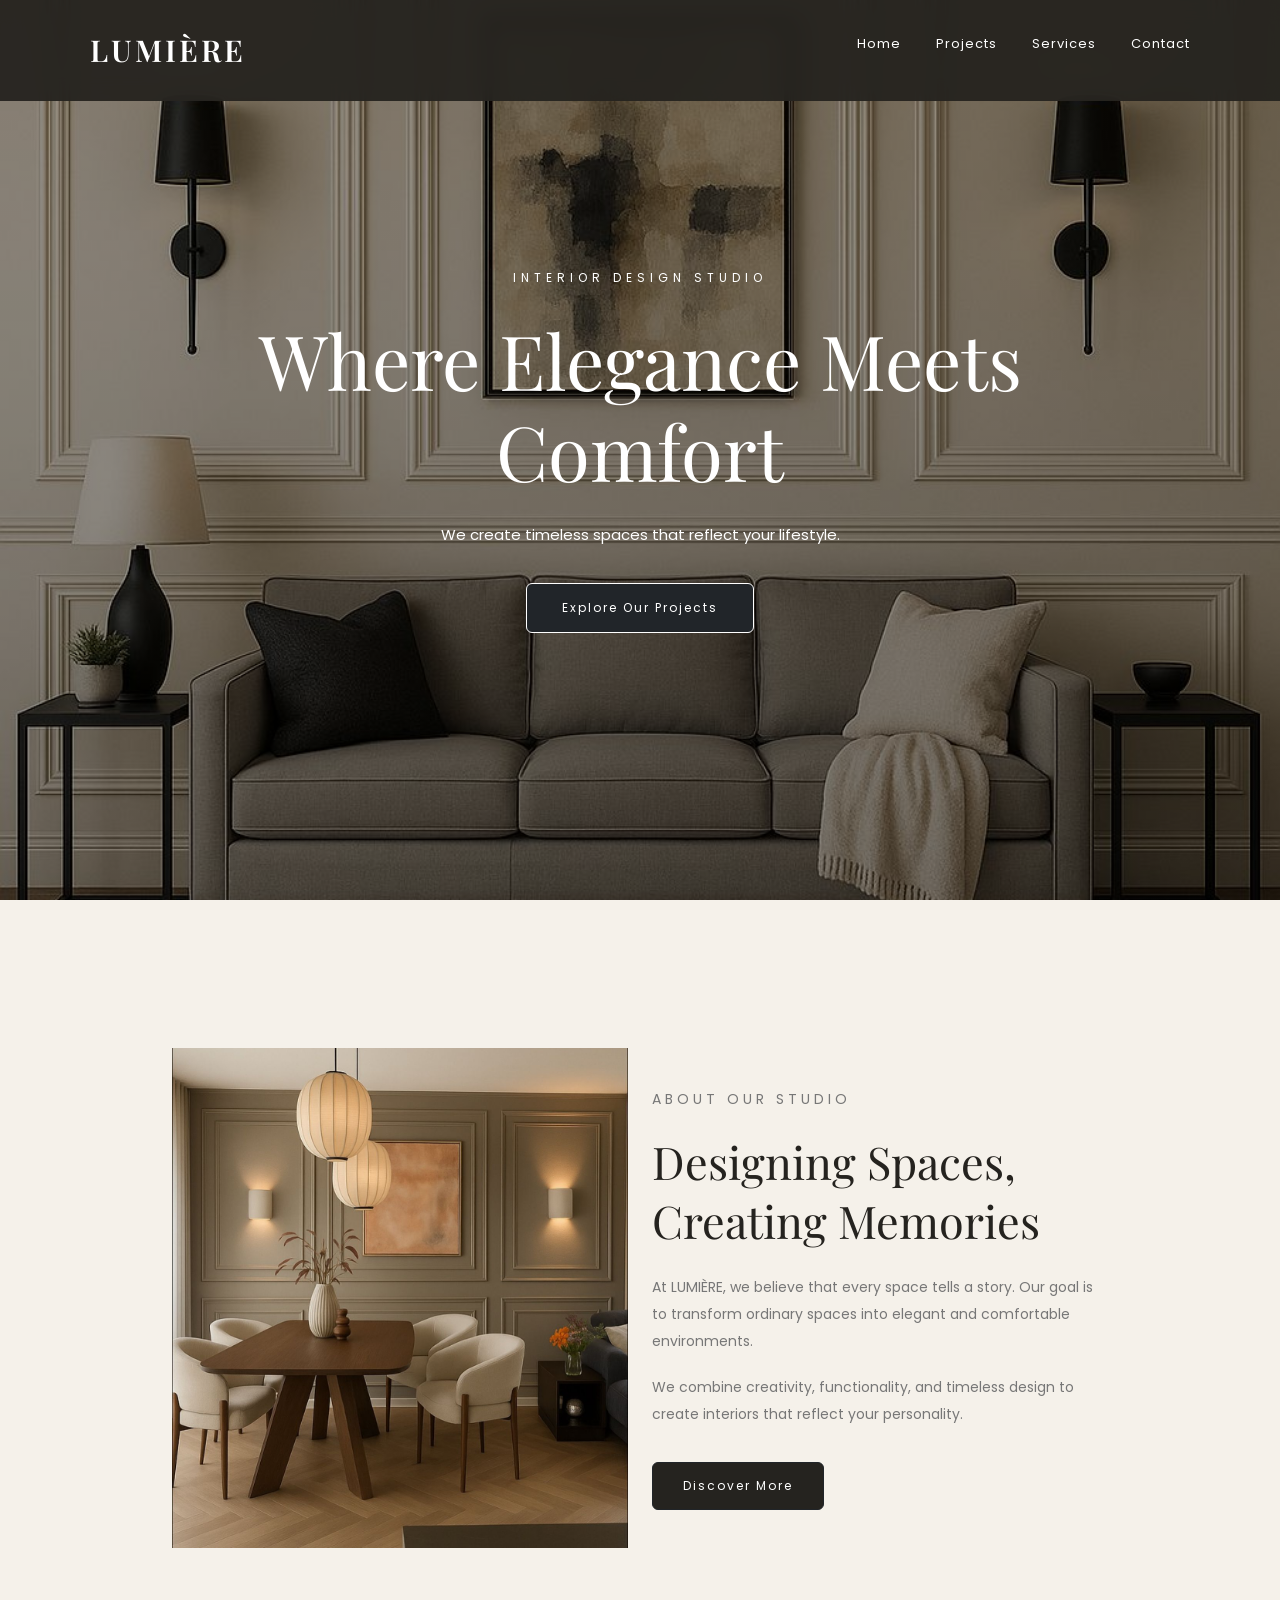
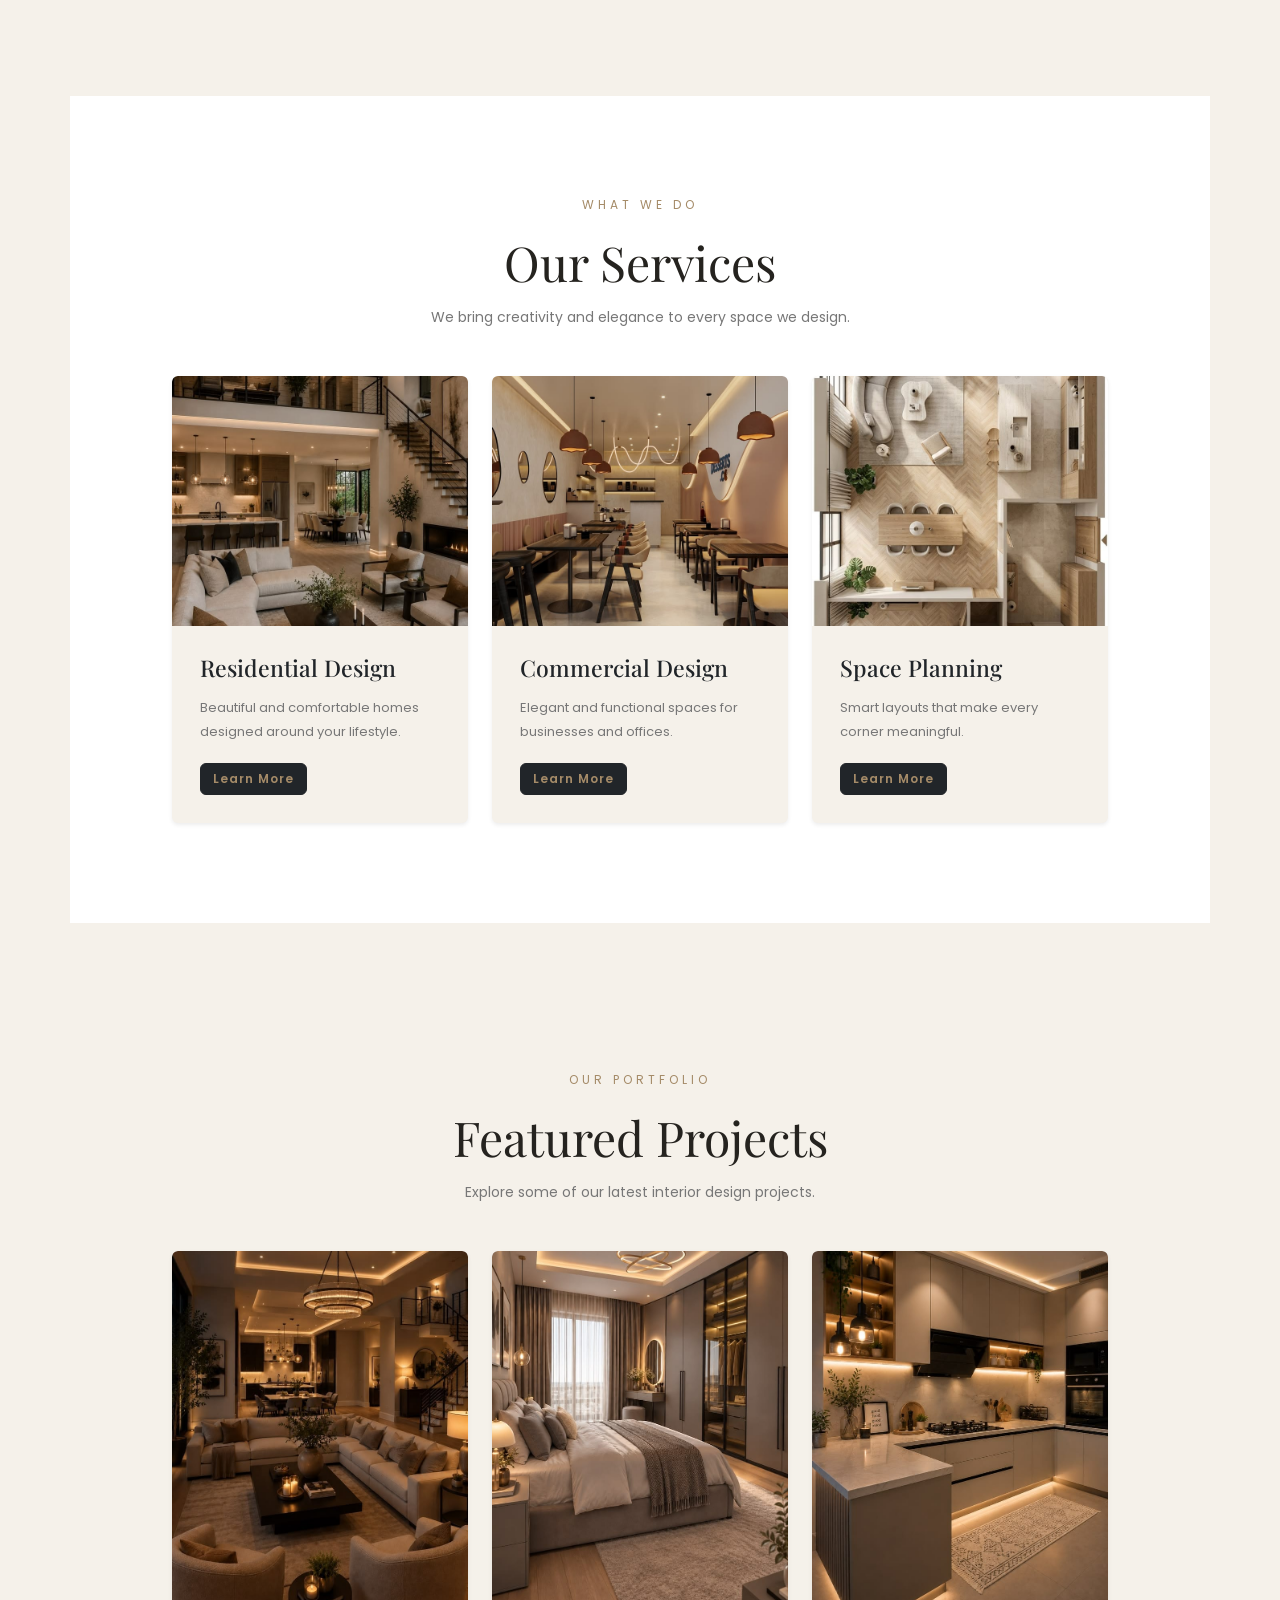
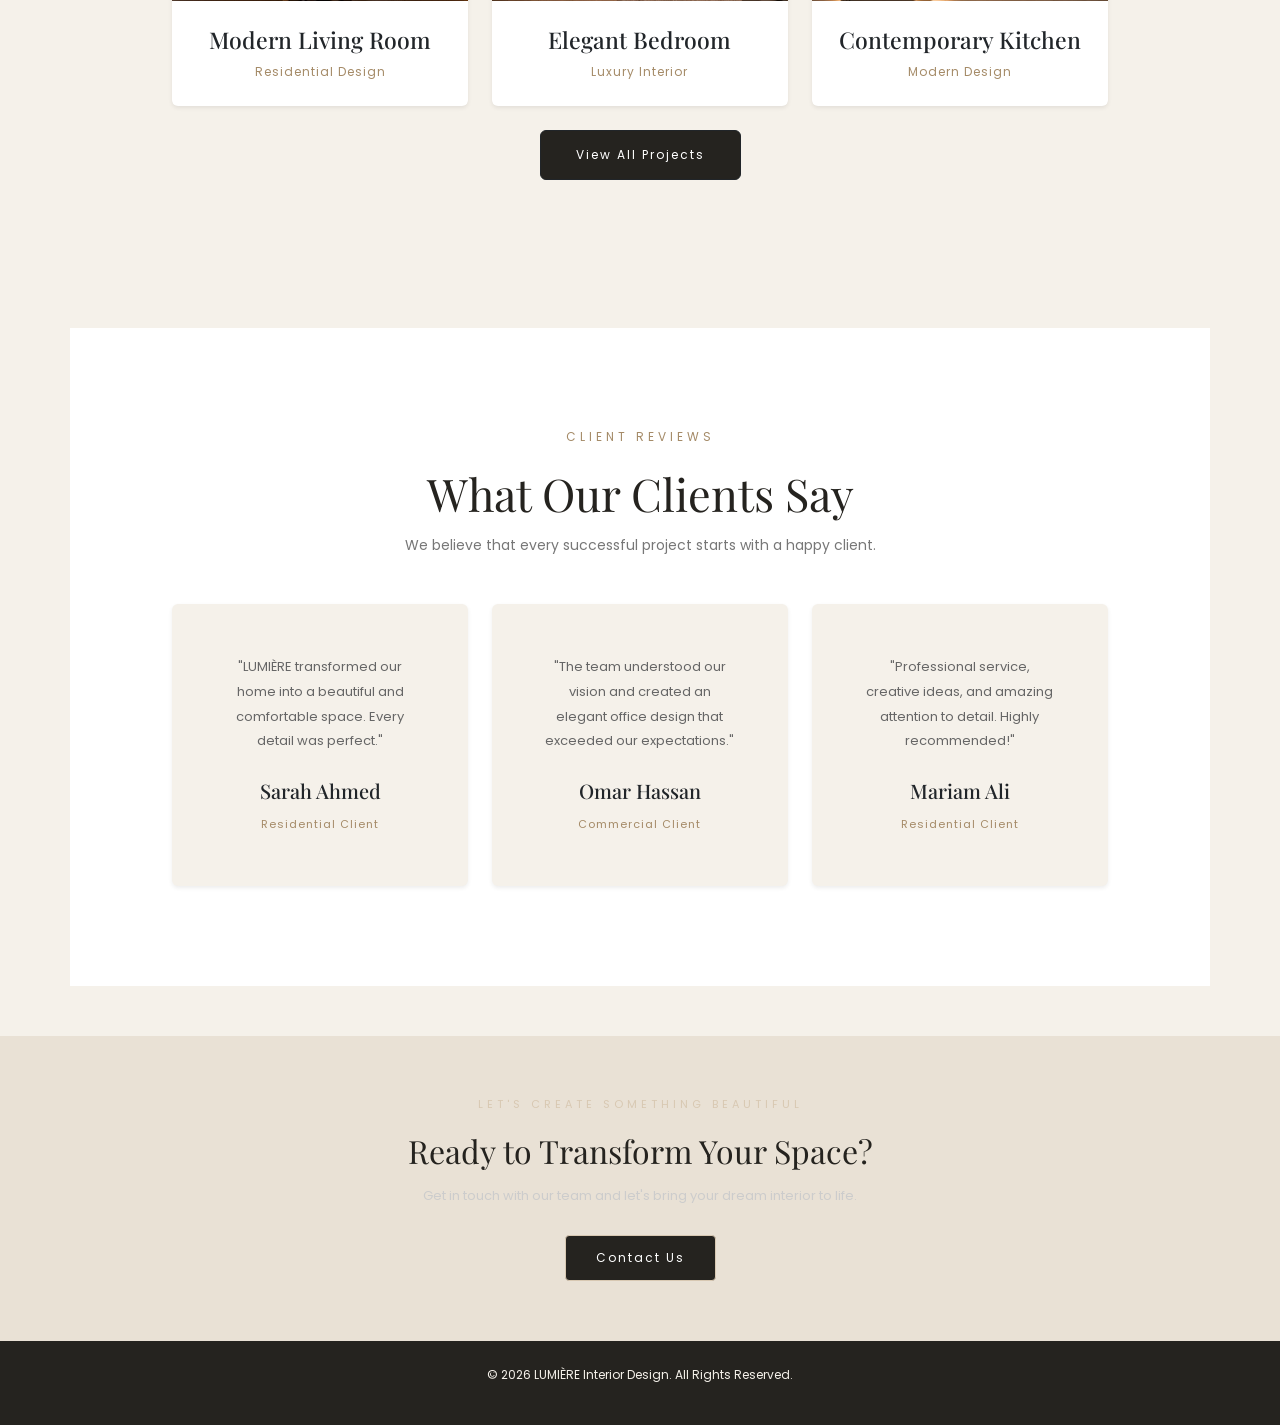
<file: index.html>
<!DOCTYPE html>
<html lang="en">

<head>
    <meta charset="UTF-8">
    <meta name="viewport" content="width=device-width, initial-scale=1.0">
    <meta name="description" content="LUMIÈRE Interior Design Studio">

    <title>LUMIÈRE | Interior Design Studio</title>

    <!-- Google Fonts -->
    <link rel="preconnect" href="https://fonts.googleapis.com">
    <link rel="preconnect" href="https://fonts.gstatic.com" crossorigin>

    <link href="https://fonts.googleapis.com/css2?family=Playfair+Display:wght@400;500;600;700&family=Poppins:wght@300;400;500;600&display=swap" rel="stylesheet">

    <!-- Bootstrap CSS -->
    <link href="https://cdn.jsdelivr.net/npm/bootstrap@5.3.3/dist/css/bootstrap.min.css" rel="stylesheet">

    <!-- External CSS -->
    <link rel="stylesheet" href="style.css">
</head>

<body>

    <!-- Original Navigation Bar -->
    <header>
        <nav>
            <a href="index.html" class="logo">LUMIÈRE</a>
            <ul>
                <li><a href="index.html">Home</a></li>
                <li><a href="projects.html">Projects</a></li>
                <li><a href="services.html">Services</a></li>
                <li><a href="contact.html">Contact</a></li>
            </ul>
        </nav>
    </header>


    <!-- Main Content -->
    <main>

        <!-- Hero Section -->
        <section class="hero">

            <div class="hero-content">

                <p>INTERIOR DESIGN STUDIO</p>

                <h1>Where Elegance Meets Comfort</h1>

                <p>
                    We create timeless spaces that reflect your lifestyle.
                </p>

                <a href="projects.html" class="btn btn-dark">
                    Explore Our Projects
                </a>

            </div>

        </section>


        <!-- About Section -->
        <section class="about container my-5">

            <div class="row align-items-center g-4">

                <div class="col-12 col-md-6">

                    <div class="about-image">

                        <img src="about.jpg"
                             alt="Luxury modern living room interior"
                             class="img-fluid">

                    </div>

                </div>

                <div class="col-12 col-md-6">

                    <div class="about-content">

                        <p class="section-subtitle">ABOUT OUR STUDIO</p>

                        <h2>Designing Spaces, Creating Memories</h2>

                        <p>
                            At LUMIÈRE, we believe that every space tells a story.
                            Our goal is to transform ordinary spaces into elegant
                            and comfortable environments.
                        </p>

                        <p>
                            We combine creativity, functionality, and timeless design
                            to create interiors that reflect your personality.
                        </p>

                        <a href="projects.html" class="btn btn-dark about-btn">
                            Discover More
                        </a>

                    </div>

                </div>

            </div>

        </section>


        <!-- Services Section -->
        <section class="services container my-5">

            <div class="services-heading text-center mb-5">

                <p class="section-subtitle">WHAT WE DO</p>

                <h2>Our Services</h2>

                <p>
                    We bring creativity and elegance to every space we design.
                </p>

            </div>


            <!-- Bootstrap Grid -->
            <div class="row g-4">

                <!-- Service 1 -->
                <div class="col-12 col-md-6 col-lg-4">

                    <article class="card service-card h-100 border-0 shadow-sm">

                        <img src="commercial.jpg.jpeg"
                             class="card-img-top"
                             alt="Luxury residential interior">

                        <div class="card-body service-info">

                            <h3 class="card-title">Residential Design</h3>

                            <p class="card-text">
                                Beautiful and comfortable homes designed
                                around your lifestyle.
                            </p>

                            <a href="services.html" class="btn btn-dark">
                                Learn More
                            </a>

                        </div>

                    </article>

                </div>


                <!-- Service 2 -->
                <div class="col-12 col-md-6 col-lg-4">

                    <article class="card service-card h-100 border-0 shadow-sm">

                        <img src="residential.jpg.jpeg"
                             class="card-img-top"
                             alt="Modern commercial interior">

                        <div class="card-body service-info">

                            <h3 class="card-title">Commercial Design</h3>

                            <p class="card-text">
                                Elegant and functional spaces for businesses
                                and offices.
                            </p>

                            <a href="services.html" class="btn btn-dark">
                                Learn More
                            </a>

                        </div>

                    </article>

                </div>


                <!-- Service 3 -->
                <div class="col-12 col-md-6 col-lg-4">

                    <article class="card service-card h-100 border-0 shadow-sm">

                        <img src="space-planning.jpg.jpeg"
                             class="card-img-top"
                             alt="Interior space planning">

                        <div class="card-body service-info">

                            <h3 class="card-title">Space Planning</h3>

                            <p class="card-text">
                                Smart layouts that make every corner meaningful.
                            </p>

                            <a href="services.html" class="btn btn-dark">
                                Learn More
                            </a>

                        </div>

                    </article>

                </div>

            </div>

        </section>


        <!-- Featured Projects Section -->
        <section class="featured-projects container my-5">

            <div class="projects-heading text-center mb-5">

                <p class="section-subtitle">OUR PORTFOLIO</p>

                <h2>Featured Projects</h2>

                <p>
                    Explore some of our latest interior design projects.
                </p>

            </div>


            <!-- Bootstrap Grid and Cards -->
            <div class="row g-4">

                <!-- Project 1 -->
                <div class="col-12 col-md-6 col-lg-4">

                    <article class="card project-card h-100 border-0 shadow-sm">

                        <img src="project1.jpg.jpeg"
                             class="card-img-top"
                             alt="Modern luxury living room">

                        <div class="card-body project-info">

                            <h3 class="card-title">Modern Living Room</h3>

                            <p class="card-text">Residential Design</p>

                        </div>

                    </article>

                </div>


                <!-- Project 2 -->
                <div class="col-12 col-md-6 col-lg-4">

                    <article class="card project-card h-100 border-0 shadow-sm">

                        <img src="project2.jpg.jpeg"
                             class="card-img-top"
                             alt="Elegant bedroom interior">

                        <div class="card-body project-info">

                            <h3 class="card-title">Elegant Bedroom</h3>

                            <p class="card-text">Luxury Interior</p>

                        </div>

                    </article>

                </div>


                <!-- Project 3 -->
                <div class="col-12 col-md-6 col-lg-4">

                    <article class="card project-card h-100 border-0 shadow-sm">

                        <img src="project3.jpg.jpeg"
                             class="card-img-top"
                             alt="Contemporary kitchen design">

                        <div class="card-body project-info">

                            <h3 class="card-title">Contemporary Kitchen</h3>

                            <p class="card-text">Modern Design</p>

                        </div>

                    </article>

                </div>

            </div>


            <div class="projects-button text-center mt-4">

                <a href="projects.html" class="btn btn-dark">
                    View All Projects
                </a>

            </div>

        </section>


        <!-- Testimonials Section -->
        <section class="testimonials container my-5">

            <div class="testimonials-heading text-center mb-5">

                <p class="section-subtitle">CLIENT REVIEWS</p>

                <h2>What Our Clients Say</h2>

                <p>
                    We believe that every successful project starts with a happy client.
                </p>

            </div>


            <!-- Bootstrap Grid and Cards -->
            <div class="row g-4">

                <!-- Testimonial 1 -->
                <div class="col-12 col-md-6 col-lg-4">

                    <article class="card testimonial-card h-100 border-0 shadow-sm">

                        <div class="card-body">

                            <p class="quote">
                                "LUMIÈRE transformed our home into a beautiful and
                                comfortable space. Every detail was perfect."
                            </p>

                            <h3>Sarah Ahmed</h3>

                            <span>Residential Client</span>

                        </div>

                    </article>

                </div>


                <!-- Testimonial 2 -->
                <div class="col-12 col-md-6 col-lg-4">

                    <article class="card testimonial-card h-100 border-0 shadow-sm">

                        <div class="card-body">

                            <p class="quote">
                                "The team understood our vision and created an elegant
                                office design that exceeded our expectations."
                            </p>

                            <h3>Omar Hassan</h3>

                            <span>Commercial Client</span>

                        </div>

                    </article>

                </div>


                <!-- Testimonial 3 -->
                <div class="col-12 col-md-6 col-lg-4">

                    <article class="card testimonial-card h-100 border-0 shadow-sm">

                        <div class="card-body">

                            <p class="quote">
                                "Professional service, creative ideas, and amazing
                                attention to detail. Highly recommended!"
                            </p>

                            <h3>Mariam Ali</h3>

                            <span>Residential Client</span>

                        </div>

                    </article>

                </div>

            </div>

        </section>


        <!-- Contact CTA Section -->
        <section class="contact-cta text-center">

            <p>LET'S CREATE SOMETHING BEAUTIFUL</p>

            <h2>Ready to Transform Your Space?</h2>

            <p>
                Get in touch with our team and let's bring your dream interior to life.
            </p>

            <a href="contact.html" class="btn btn-dark">
                Contact Us
            </a>

        </section>

    </main>


    <!-- Footer -->
    <footer>

        <p>
            &copy; 2026 LUMIÈRE Interior Design.
            All Rights Reserved.
        </p>

    </footer>


    <!-- Bootstrap JavaScript -->
    <script src="https://cdn.jsdelivr.net/npm/bootstrap@5.3.3/dist/js/bootstrap.bundle.min.js"></script>

</body>
</html>
</file>
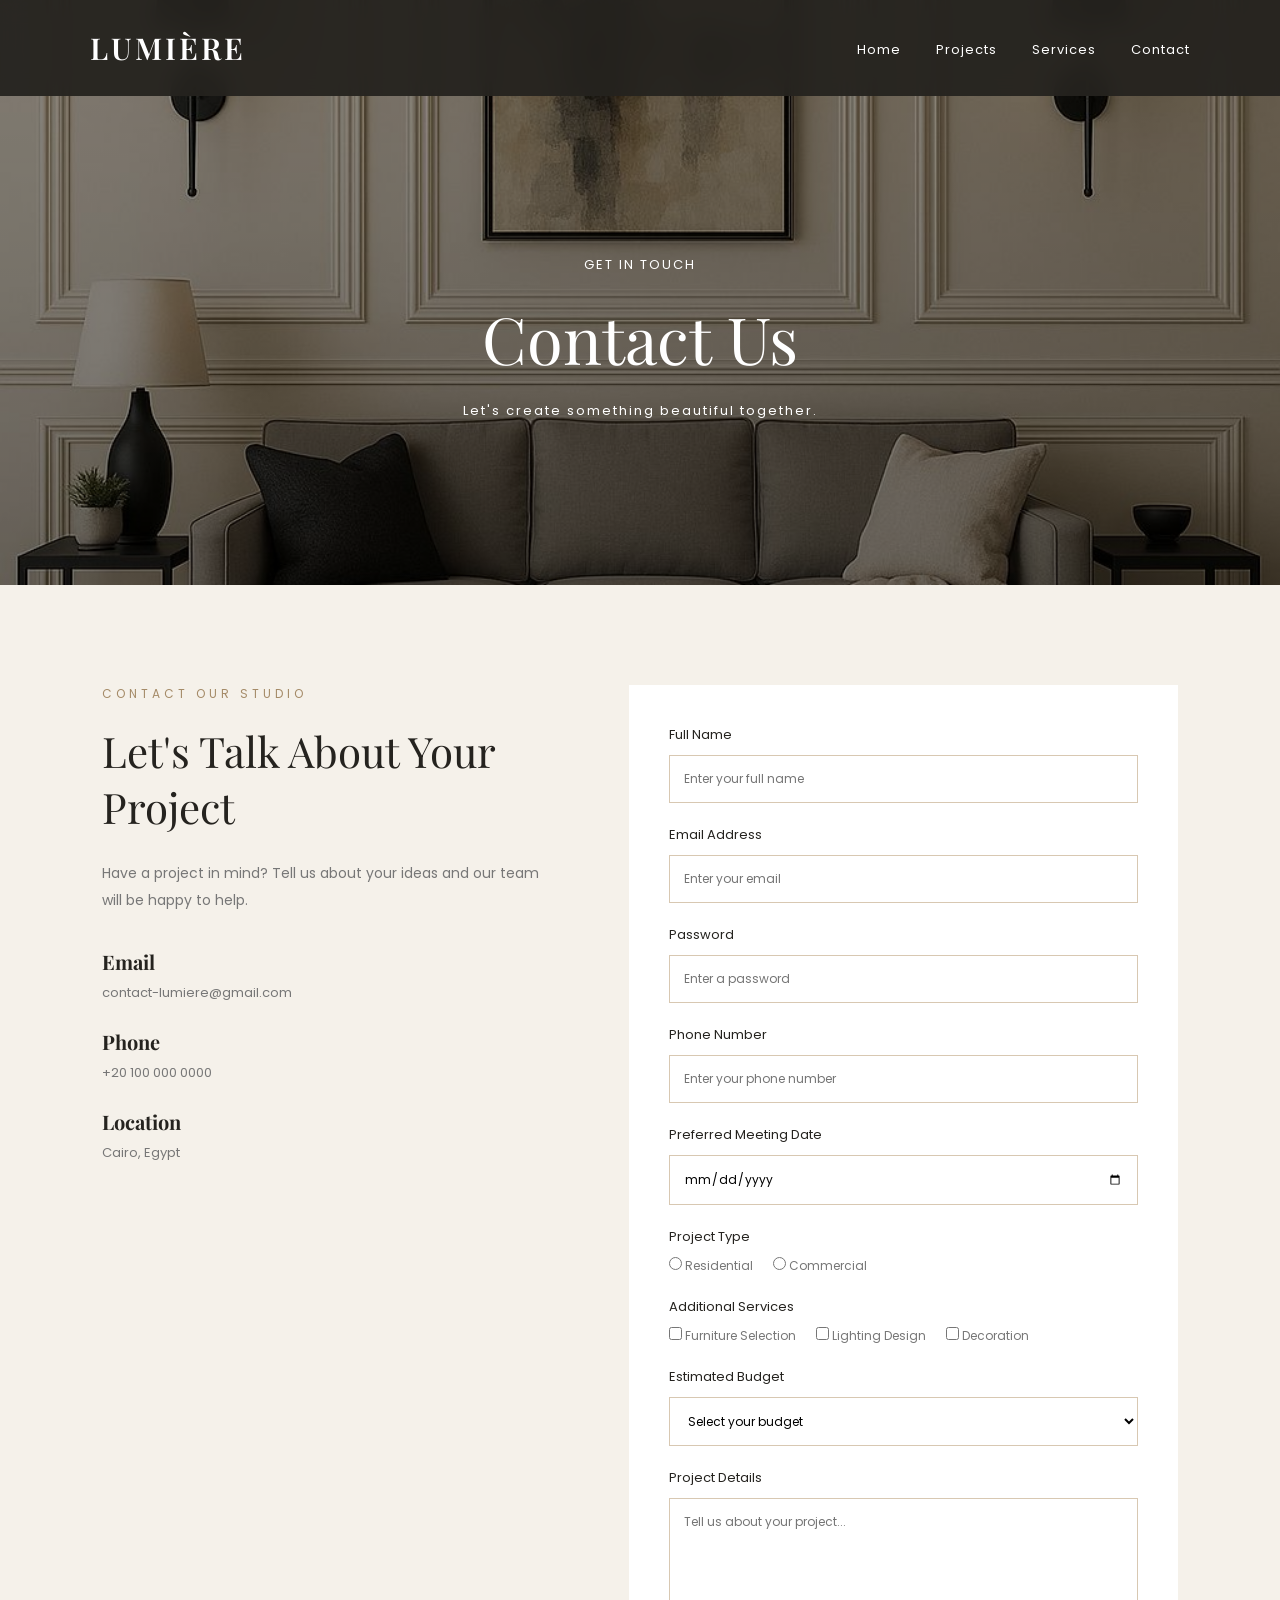
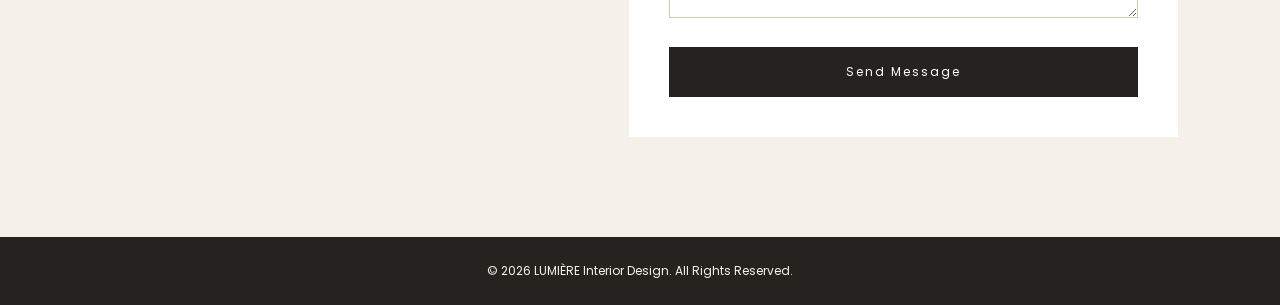
<file: contact.html>
<!DOCTYPE html>
<html lang="en">

<head>
    <meta charset="UTF-8">
    <meta name="viewport" content="width=device-width, initial-scale=1.0">
    <meta name="description" content="Contact LUMIÈRE Interior Design Studio">

    <title>Contact Us | LUMIÈRE</title>

    <link rel="preconnect" href="https://fonts.googleapis.com">
    <link rel="preconnect" href="https://fonts.gstatic.com" crossorigin>

    <link href="https://fonts.googleapis.com/css2?family=Playfair+Display:wght@400;500;600;700&family=Poppins:wght@300;400;500;600&display=swap" rel="stylesheet">

    <link rel="stylesheet" href="style.css">
</head>

<body>

    <!-- Header -->
    <header>
        <nav>

            <a href="index.html" class="logo">LUMIÈRE</a>

            <ul>
                <li><a href="index.html">Home</a></li>
                <li><a href="projects.html">Projects</a></li>
                <li><a href="services.html">Services</a></li>
                <li><a href="contact.html">Contact</a></li>
            </ul>

        </nav>
    </header>


    <main>

        <!-- Contact Hero -->
        <section class="contact-hero">

            <div>
                <p>GET IN TOUCH</p>
                <h1>Contact Us</h1>
                <p>Let's create something beautiful together.</p>
            </div>

        </section>


        <!-- Contact Section -->
        <section class="contact-section">

            <div class="contact-info">

                <p class="section-subtitle">CONTACT OUR STUDIO</p>

                <h2>Let's Talk About Your Project</h2>

                <p>
                    Have a project in mind? Tell us about your ideas
                    and our team will be happy to help.
                </p>

                <div class="contact-detail">
                    <h3>Email</h3>
                    <p>contact-lumiere@gmail.com</p>
                </div>

                <div class="contact-detail">
                    <h3>Phone</h3>
                    <p>+20 100 000 0000</p>
                </div>

                <div class="contact-detail">
                    <h3>Location</h3>
                    <p>Cairo, Egypt</p>
                </div>

            </div>


            <!-- Contact Form -->
            <div class="contact-form-container">

                <form action="#" method="post">

                    <div class="form-group">
                        <label for="name">Full Name</label>
                        <input type="text" id="name" name="name"
                               placeholder="Enter your full name" required>
                    </div>


                    <div class="form-group">
                        <label for="email">Email Address</label>
                        <input type="email" id="email" name="email"
                               placeholder="Enter your email" required>
                    </div>


                    <div class="form-group">
                        <label for="password">Password</label>
                        <input type="password" id="password" name="password"
                               placeholder="Enter a password">
                    </div>


                    <div class="form-group">
                        <label for="phone">Phone Number</label>
                        <input type="number" id="phone" name="phone"
                               placeholder="Enter your phone number">
                    </div>


                    <div class="form-group">
                        <label for="date">Preferred Meeting Date</label>
                        <input type="date" id="date" name="date">
                    </div>


                    <div class="form-group">

                        <label>Project Type</label>

                        <div class="radio-group">
                            <label>
                                <input type="radio" name="project"
                                       value="residential">
                                Residential
                            </label>

                            <label>
                                <input type="radio" name="project"
                                       value="commercial">
                                Commercial
                            </label>

                        </div>

                    </div>


                    <div class="form-group">

                        <label>Additional Services</label>

                        <div class="checkbox-group">

                            <label>
                                <input type="checkbox" name="services"
                                       value="furniture">
                                Furniture Selection
                            </label>

                            <label>
                                <input type="checkbox" name="services"
                                       value="lighting">
                                Lighting Design
                            </label>

                            <label>
                                <input type="checkbox" name="services"
                                       value="decoration">
                                Decoration
                            </label>

                        </div>

                    </div>


                    <div class="form-group">

                        <label for="budget">Estimated Budget</label>

                        <select id="budget" name="budget">

                            <option value="">Select your budget</option>
                            <option value="200-500">$200 - $500</option>
                            <option value="500-1000">$500 - $1000</option>
                            <option value="1000-5000">$1000 - $5000</option>
                            <option value="5000+">$5000+</option>

                        </select>

                    </div>


                    <div class="form-group">

                        <label for="message">Project Details</label>

                        <textarea id="message" name="message"
                                  rows="5"
                                  placeholder="Tell us about your project..."></textarea>

                    </div>


                    <button type="submit">Send Message</button>

                </form>

            </div>

        </section>

    </main>


    <!-- Footer -->
    <footer>
        <p>
            &copy; 2026 LUMIÈRE Interior Design.
            All Rights Reserved.
        </p>
    </footer>

</body>
</html
</file>
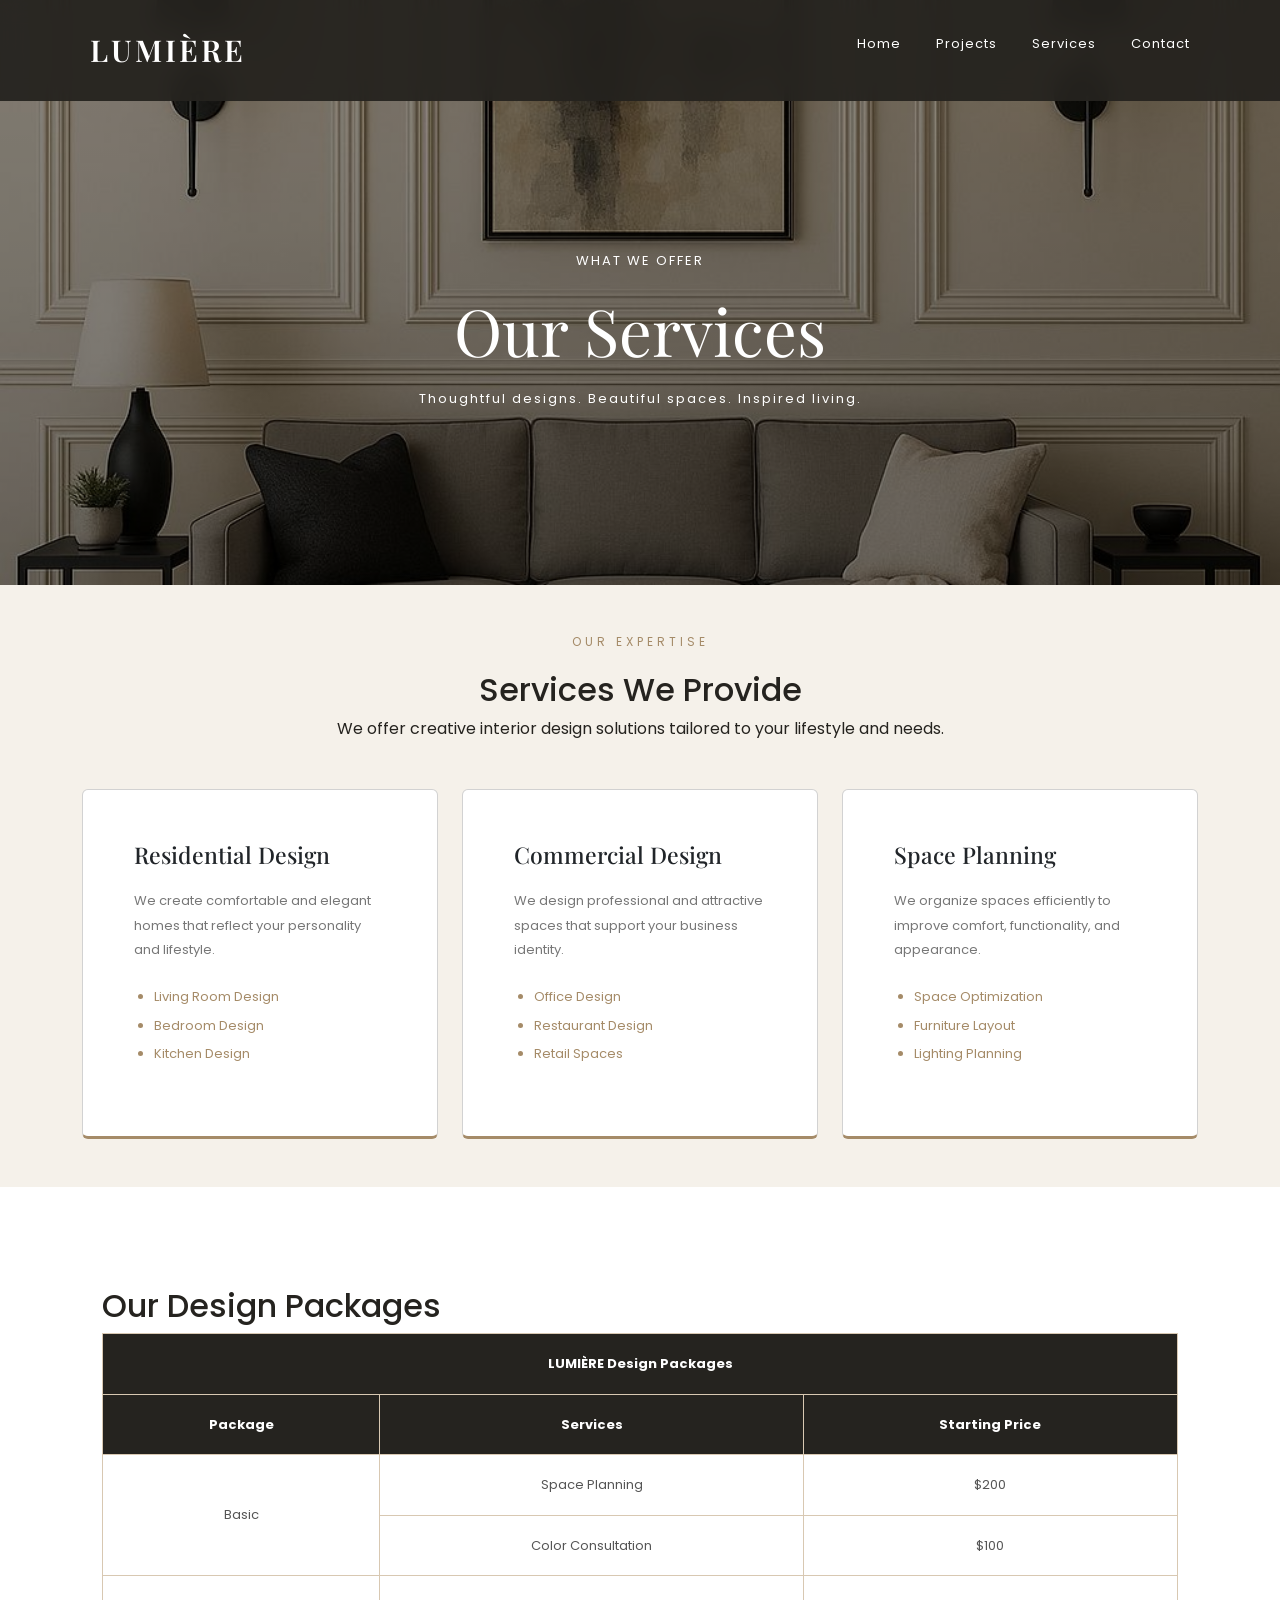
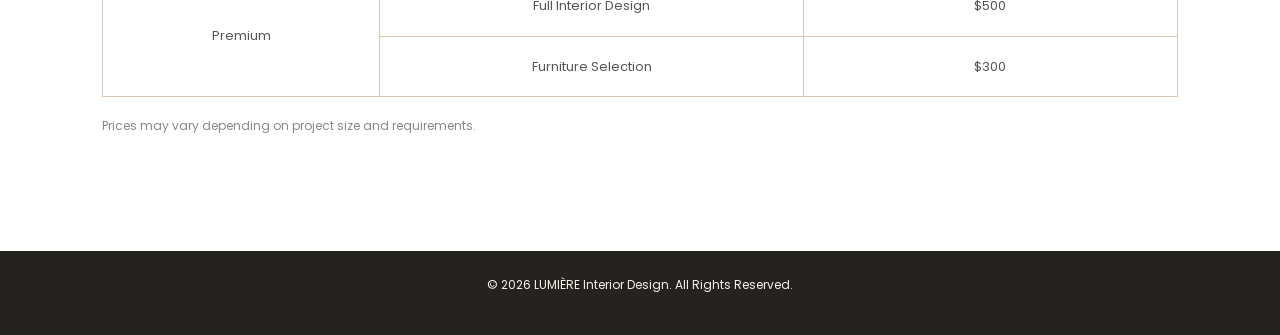
<file: services.html>
<!DOCTYPE html>
<html lang="en">

<head>
    <meta charset="UTF-8">
    <meta name="viewport" content="width=device-width, initial-scale=1.0">
    <meta name="description" content="Explore LUMIÈRE Interior Design services and packages">

    <title>Our Services | LUMIÈRE</title>

    <!-- Google Fonts -->
    <link rel="preconnect" href="https://fonts.googleapis.com">
    <link rel="preconnect" href="https://fonts.gstatic.com" crossorigin>

    <link href="https://fonts.googleapis.com/css2?family=Playfair+Display:wght@400;500;600;700&family=Poppins:wght@300;400;500;600&display=swap" rel="stylesheet">

    <!-- Bootstrap CSS -->
    <link href="https://cdn.jsdelivr.net/npm/bootstrap@5.3.3/dist/css/bootstrap.min.css" rel="stylesheet">

    <!-- Custom CSS -->
    <link rel="stylesheet" href="style.css">
</head>

<body>

    <!-- Header -->
    <header>
        <nav>

            <a href="index.html" class="logo">LUMIÈRE</a>

            <ul>
                <li><a href="index.html">Home</a></li>
                <li><a href="projects.html">Projects</a></li>
                <li><a href="services.html">Services</a></li>
                <li><a href="contact.html">Contact</a></li>
            </ul>

        </nav>
    </header>


    <main>

        <!-- Services Hero -->
        <section class="services-hero">

            <div>
                <p>WHAT WE OFFER</p>
                <h1>Our Services</h1>
                <p>Thoughtful designs. Beautiful spaces. Inspired living.</p>
            </div>

        </section>


        <!-- Services Details -->
        <section class="services-section container my-5">

            <div class="text-center mb-5">

                <p class="section-subtitle">OUR EXPERTISE</p>

                <h2>Services We Provide</h2>

                <p>
                    We offer creative interior design solutions
                    tailored to your lifestyle and needs.
                </p>

            </div>


            <div class="row g-4">

                <!-- Residential Design -->
                <div class="col-12 col-md-6 col-lg-4">

                    <div class="card detail-card h-100">

                        <div class="card-body">

                            <h3 class="card-title">Residential Design</h3>

                            <p class="card-text">
                                We create comfortable and elegant homes
                                that reflect your personality and lifestyle.
                            </p>

                            <ul>
                                <li>Living Room Design</li>
                                <li>Bedroom Design</li>
                                <li>Kitchen Design</li>
                            </ul>

                        </div>

                    </div>

                </div>


                <!-- Commercial Design -->
                <div class="col-12 col-md-6 col-lg-4">

                    <div class="card detail-card h-100">

                        <div class="card-body">

                            <h3 class="card-title">Commercial Design</h3>

                            <p class="card-text">
                                We design professional and attractive
                                spaces that support your business identity.
                            </p>

                            <ul>
                                <li>Office Design</li>
                                <li>Restaurant Design</li>
                                <li>Retail Spaces</li>
                            </ul>

                        </div>

                    </div>

                </div>


                <!-- Space Planning -->
                <div class="col-12 col-md-6 col-lg-4">

                    <div class="card detail-card h-100">

                        <div class="card-body">

                            <h3 class="card-title">Space Planning</h3>

                            <p class="card-text">
                                We organize spaces efficiently to improve
                                comfort, functionality, and appearance.
                            </p>

                            <ul>
                                <li>Space Optimization</li>
                                <li>Furniture Layout</li>
                                <li>Lighting Planning</li>
                            </ul>

                        </div>

                    </div>

                </div>

            </div>

        </section>


        <!-- Pricing Table -->
        <section class="pricing-section">

            <h2>Our Design Packages</h2>

            <table>

                <tr>
                    <th colspan="3">LUMIÈRE Design Packages</th>
                </tr>

                <tr>
                    <th>Package</th>
                    <th>Services</th>
                    <th>Starting Price</th>
                </tr>

                <tr>
                    <td rowspan="2">Basic</td>
                    <td>Space Planning</td>
                    <td>$200</td>
                </tr>

                <tr>
                    <td>Color Consultation</td>
                    <td>$100</td>
                </tr>

                <tr>
                    <td rowspan="2">Premium</td>
                    <td>Full Interior Design</td>
                    <td>$500</td>
                </tr>

                <tr>
                    <td>Furniture Selection</td>
                    <td>$300</td>
                </tr>

            </table>

            <p class="table-note">
                Prices may vary depending on project size and requirements.
            </p>

        </section>

    </main>


    <!-- Footer -->
    <footer>

        <p>
            &copy; 2026 LUMIÈRE Interior Design.
            All Rights Reserved.
        </p>

    </footer>


    <!-- Bootstrap JavaScript -->
    <script src="https://cdn.jsdelivr.net/npm/bootstrap@5.3.3/dist/js/bootstrap.bundle.min.js"></script>

</body>
</html>
</file>
<file: style.css>
* {
    margin: 0;
    padding: 0;
    box-sizing: border-box;
}

html {
    scroll-behavior: smooth;
}

body {
    font-family: 'Poppins', sans-serif;
    background-color: #F5F1EA;
    color: #25231F;
}


/* =========================
   2. NAVIGATION BAR
========================= */

header {
    position: fixed;
    top: 0;
    left: 0;
    width: 100%;
    z-index: 1000;
    background-color: rgba(37, 35, 31, 0.95);
    backdrop-filter: blur(10px);
}

nav {
    display: flex;
    justify-content: space-between;
    align-items: center;

    padding: 28px 7%;
}

.logo {
    font-family: 'Playfair Display', serif;
    font-size: 30px;
    font-weight: 600;
    letter-spacing: 3px;
    color: #FFFFFF;
    text-decoration: none;
}

nav ul {
    display: flex;
    align-items: center;
    gap: 35px;
    list-style: none;
}

nav ul li a {
    color: #FFFFFF;
    text-decoration: none;
    font-size: 13px;
    font-weight: 400;
    letter-spacing: 1px;
    transition: 0.3s;
}

nav ul li a:hover {
    color: #D8C8B2;
}


/* =========================
   3. HERO SECTION
========================= */


.hero {
    min-height: 100vh;

    background-image:
        linear-gradient(
            rgba(0, 0, 0, 0.35),
            rgba(0, 0, 0, 0.45)
        ),
        url("hero.jpg");

    background-size: cover;
    background-position: center;
    background-repeat: no-repeat;

    display: flex;
    justify-content: center;
    align-items: center;
    text-align: center;
}


.hero-content {
    max-width: 800px;
    color: #FFFFFF;
}

.hero-content p:first-child {
    font-size: 12px;
    letter-spacing: 5px;
    margin-bottom: 25px;
}

.hero-content h1 {
    font-family: 'Playfair Display', serif;
    font-size: clamp(42px, 6vw, 76px);
    font-weight: 400;
    line-height: 1.2;
    margin-bottom: 25px;
}

.hero-content p {
    font-size: 15px;
    line-height: 1.8;
    margin-bottom: 35px;
}

.hero-content a {
    display: inline-block;
    padding: 15px 35px;

    border: 1px solid #FFFFFF;
    color: #FFFFFF;

    text-decoration: none;
    font-size: 12px;
    letter-spacing: 2px;

    transition: 0.3s;
}

.hero-content a:hover {
    background-color: #FFFFFF;
    color: #25231F;
}


/* =========================
   4. FOOTER
========================= */

footer {
    background-color: #25231F;
    color: #F5F1EA;
    text-align: center;
    padding: 25px;
    font-size: 12px;
}


/* =========================
   5. RESPONSIVE DESIGN
========================= */

@media (max-width: 768px) {

    nav {
        flex-direction: column;
        gap: 20px;
        padding: 20px;
    }

    nav ul {
        gap: 15px;
        flex-wrap: wrap;
        justify-content: center;
    }

    nav ul li a {
        font-size: 11px;
    }

    .hero-content h1 {
        font-size: 42px;
    }

}


.about {
    display: flex;
    align-items: center;
    gap: 70px;

    padding: 100px 8%;
    background-color: #F5F1EA;
}

.about-image {
    flex: 1;
}

.about-image img {
    width: 100%;
    height: 500px;
    object-fit: cover;
    display: block;
}

.about-content {
    flex: 1;
}

.section-subtitle {
    color: #A58B68;
    font-size: 12px;
    letter-spacing: 4px;
    margin-bottom: 20px;
}

.about-content h2 {
    font-family: 'Playfair Display', serif;
    font-size: 45px;
    font-weight: 400;
    line-height: 1.3;
    margin-bottom: 25px;
}

.about-content p {
    font-size: 14px;
    line-height: 1.9;
    color: #777;
    margin-bottom: 20px;
}

.about-btn {
    display: inline-block;
    margin-top: 15px;
    padding: 14px 30px;

    background-color: #25231F;
    color: white;

    text-decoration: none;
    font-size: 12px;
    letter-spacing: 2px;

    transition: 0.3s;
}

.about-btn:hover {
    background-color: #A58B68;
}



@media (max-width: 768px) {

    .about {
        flex-direction: column;
        gap: 35px;
        padding: 60px 7%;
    }

    .about-image img {
        height: 350px;
    }

    .about-content h2 {
        font-size: 35px;
    }

}

/* =========================
   OUR SERVICES SECTION
========================= */

.services {
    padding: 100px 8%;
    background-color: #FFFFFF;
}

.services-heading {
    text-align: center;
    margin-bottom: 55px;
}

.services-heading h2 {
    font-family: 'Playfair Display', serif;
    font-size: 48px;
    font-weight: 400;
    margin-bottom: 15px;
}

.services-heading > p:last-child {
    color: #777;
    font-size: 14px;
}

.services-container {
    display: grid;

    grid-template-columns: repeat(3, 1fr);

    gap: 30px;
}

.service-card {
    background-color: #F5F1EA;
    overflow: hidden;

    transition: 0.3s;
}

.service-card:hover {
    transform: translateY(-8px);
    box-shadow: 0 10px 25px #00000015;
}

.service-card img {
    width: 100%;
    height: 250px;
    object-fit: cover;
    display: block;
}

.service-info {
    padding: 28px;
}

.service-info h3 {
    font-family: 'Playfair Display', serif;
    font-size: 23px;
    font-weight: 500;
    margin-bottom: 15px;
}

.service-info p {
    color: #777;
    font-size: 13px;
    line-height: 1.8;
    margin-bottom: 20px;
}

.service-info a {
    color: #A58B68;
    text-decoration: none;
    font-size: 12px;
    font-weight: 600;
    letter-spacing: 1px;
}

.service-info a:hover {
    color: #25231F;
}


/* SERVICES RESPONSIVE */

@media (max-width: 900px) {

    .services-container {
        grid-template-columns: repeat(2, 1fr);
    }

}

@media (max-width: 600px) {

    .services-container {
        grid-template-columns: 1fr;
    }

    .services-heading h2 {
        font-size: 38px;
    }

}


/* Featured Projects Section */

.featured-projects {
    padding: 100px 8%;
    background-color: #F5F1EA;
}

.projects-heading {
    text-align: center;
    margin-bottom: 55px;
}

.projects-heading h2 {
    font-family: 'Playfair Display', serif;
    font-size: 48px;
    font-weight: 400;
    margin-bottom: 15px;
}

.projects-heading > p:last-child {
    color: #777;
    font-size: 14px;
}

.projects-grid {
    display: grid;
    grid-template-columns: repeat(3, 1fr);
    gap: 30px;
}

.project-card {
    position: relative;
    overflow: hidden;
    background-color: #FFF;
}

.project-card img {
    width: 100%;
    height: 350px;
    object-fit: cover;
    display: block;
    transition: 0.5s;
}

.project-card:hover img {
    transform: scale(1.05);
}

.project-info {
    padding: 25px;
    text-align: center;
}

.project-info h3 {
    font-family: 'Playfair Display', serif;
    font-size: 23px;
    font-weight: 500;
    margin-bottom: 10px;
}

.project-info p {
    color: #A58B68;
    font-size: 12px;
    letter-spacing: 1px;
}

.projects-button {
    text-align: center;
    margin-top: 45px;
}

.projects-button a {
    display: inline-block;
    padding: 15px 35px;
    background-color: #25231F;
    color: #FFF;
    text-decoration: none;
    font-size: 12px;
    letter-spacing: 2px;
    transition: 0.3s;
}

.projects-button a:hover {
    background-color: #A58B68;
}

/* Responsive Design */

@media (max-width: 768px) {

    .projects-grid {
        grid-template-columns: 1fr;
    }

    .projects-heading h2 {
        font-size: 38px;
    }

}


/* Testimonials Section */

.testimonials {
    padding: 100px 8%;
    background-color: #FFFFFF;
}

.testimonials-heading {
    text-align: center;
    margin-bottom: 55px;
}

.testimonials-heading h2 {
    font-family: 'Playfair Display', serif;
    font-size: 45px;
    font-weight: 400;
    margin-bottom: 15px;
}

.testimonials-heading > p:last-child {
    color: #777;
    font-size: 14px;
}

.testimonials-container {
    display: grid;
    grid-template-columns: repeat(3, 1fr);
    gap: 30px;
}

.testimonial-card {
    background-color: #F5F1EA;
    padding: 35px;
    text-align: center;
    border-bottom: 3px solid #A58B68;
}

.quote {
    color: #666;
    font-size: 13px;
    line-height: 1.9;
    margin-bottom: 25px;
}

.testimonial-card h3 {
    font-family: 'Playfair Display', serif;
    font-size: 20px;
    margin-bottom: 8px;
}

.testimonial-card span {
    color: #A58B68;
    font-size: 11px;
    letter-spacing: 1px;
}


/* Contact CTA Section */

.contact-cta {
    padding: 90px 20px;
    background-color: #25231F;
    color: #FFFFFF;
    text-align: center;
}

.contact-cta > p:first-child {
    color: #D8C8B2;
    font-size: 11px;
    letter-spacing: 4px;
    margin-bottom: 20px;
}

.contact-cta h2 {
    font-family: 'Playfair Display', serif;
    font-size: 45px;
    font-weight: 400;
    margin-bottom: 20px;
}

.contact-cta > p:nth-of-type(2) {
    color: #CCC;
    font-size: 13px;
    margin-bottom: 30px;
}

.contact-cta a {
    display: inline-block;
    padding: 14px 35px;
    border: 1px solid #D8C8B2;
    color: #FFFFFF;
    text-decoration: none;
    font-size: 12px;
    letter-spacing: 2px;
    transition: 0.3s;
}

.contact-cta a:hover {
    background-color: #D8C8B2;
    color: #25231F;
}


/* Responsive Design */

@media (max-width: 768px) {

    .testimonials-container {
        grid-template-columns: 1fr;
    }

    .testimonials-heading h2,
    .contact-cta h2 {
        font-size: 35px;
    }

}

/* Projects Hero Section */

.projects-hero {
    min-height: 65vh;
    background-image:
        linear-gradient(rgba(0, 0, 0, 0.4), rgba(0, 0, 0, 0.5)),
        url("hero.jpg");

    background-size: cover;
    background-position: center;

    display: flex;
    justify-content: center;
    align-items: center;

    text-align: center;
    padding: 150px 20px 60px;
    color: #FFFFFF;
}

.projects-hero h1 {
    font-family: 'Playfair Display', serif;
    font-size: 65px;
    font-weight: 400;
    margin: 20px 0;
}

.projects-hero p {
    font-size: 13px;
    letter-spacing: 2px;
}

@media (max-width: 768px) {

    .projects-hero h1 {
        font-size: 45px;
    }

}

/* Project Gallery Section */

.project-gallery {
    padding: 100px 8%;
    background-color: #F5F1EA;
}

.gallery-heading {
    text-align: center;
    margin-bottom: 55px;
}

.gallery-heading h2 {
    font-family: 'Playfair Display', serif;
    font-size: 45px;
    font-weight: 400;
    margin-bottom: 15px;
}

.gallery-heading > p:last-child {
    color: #777;
    font-size: 14px;
}

.gallery-grid {
    display: grid;
    grid-template-columns: repeat(3, 1fr);
    gap: 30px;
}

.gallery-item {
    background-color: #FFFFFF;
    overflow: hidden;
}

.gallery-item img {
    width: 100%;
    height: 300px;
    object-fit: cover;
    display: block;
    transition: 0.5s;
}

.gallery-item:hover img {
    transform: scale(1.05);
}

.gallery-item figcaption {
    padding: 22px;
    text-align: center;
}

.gallery-item h3 {
    font-family: 'Playfair Display', serif;
    font-size: 21px;
    font-weight: 500;
    margin-bottom: 8px;
}

.gallery-item figcaption p {
    color: #A58B68;
    font-size: 12px;
    letter-spacing: 1px;
}


/* Responsive Gallery */

@media (max-width: 900px) {

    .gallery-grid {
        grid-template-columns: repeat(2, 1fr);
    }

}

@media (max-width: 600px) {

    .gallery-grid {
        grid-template-columns: 1fr;
    }

    .gallery-heading h2 {
        font-size: 35px;
    }

}

/* Video Section */

.video-section {
    padding: 100px 8%;
    background-color: #FFFFFF;
}

.video-heading {
    text-align: center;
    margin-bottom: 45px;
}

.video-heading h2 {
    font-family: 'Playfair Display', serif;
    font-size: 45px;
    font-weight: 400;
    margin-bottom: 15px;
}

.video-heading > p:last-child {
    color: #777;
    font-size: 14px;
}

.video-container {
    max-width: 1000px;
    margin: auto;
    overflow: hidden;
    border-radius: 5px;
    box-shadow: 0 10px 30px #00000020;
}

.video-container video {
    width: 100%;
    display: block;
}

@media (max-width: 768px) {

    .video-heading h2 {
        font-size: 35px;
    }

}

/* Services Hero */

.services-hero {
    min-height: 65vh;

    background-image:
        linear-gradient(rgba(0, 0, 0, 0.4), rgba(0, 0, 0, 0.5)),
        url("hero.jpg");

    background-size: cover;
    background-position: center;

    display: flex;
    justify-content: center;
    align-items: center;

    text-align: center;
    padding: 150px 20px 60px;
    color: #FFFFFF;
}

.services-hero h1 {
    font-family: 'Playfair Display', serif;
    font-size: 65px;
    font-weight: 400;
    margin: 20px 0;
}

.services-hero p {
    font-size: 13px;
    letter-spacing: 2px;
}


/* Services Details */

.services-details {
    padding: 100px 8%;
    background-color: #F5F1EA;
}

.services-details-heading {
    text-align: center;
    margin-bottom: 50px;
}

.services-details-heading h2 {
    font-family: 'Playfair Display', serif;
    font-size: 42px;
    font-weight: 400;
}

.services-details-container {
    display: grid;
    grid-template-columns: repeat(3, 1fr);
    gap: 30px;
}

.detail-card {
    background-color: #FFFFFF;
    padding: 35px;
    border-bottom: 3px solid #A58B68;
}

.detail-card h3 {
    font-family: 'Playfair Display', serif;
    font-size: 23px;
    margin-bottom: 20px;
}

.detail-card p {
    color: #777;
    font-size: 13px;
    line-height: 1.9;
    margin-bottom: 20px;
}

.detail-card ul {
    padding-left: 20px;
    color: #A58B68;
    font-size: 13px;
    line-height: 2.2;
}


/* Pricing Table */

.pricing-section {
    padding: 100px 8%;
    background-color: #FFFFFF;
}

.pricing-heading {
    text-align: center;
    margin-bottom: 45px;
}

.pricing-heading h2 {
    font-family: 'Playfair Display', serif;
    font-size: 45px;
    font-weight: 400;
    margin-bottom: 15px;
}

.pricing-heading > p:last-child {
    color: #777;
    font-size: 14px;
}

.table-container {
    overflow-x: auto;
}

table {
    width: 100%;
    border-collapse: collapse;
    text-align: center;
}

th, td {
    padding: 20px;
    border: 1px solid #D8C8B2;
}

th {
    background-color: #25231F;
    color: #FFFFFF;
    font-size: 13px;
}

td {
    color: #555;
    font-size: 13px;
}

tr:hover td {
    background-color: #F5F1EA;
}

.table-note {
    margin-top: 20px;
    color: #888;
    font-size: 12px;
}


/* Responsive Services Page */

@media (max-width: 900px) {

    .services-details-container {
        grid-template-columns: repeat(2, 1fr);
    }

}

@media (max-width: 600px) {

    .services-details-container {
        grid-template-columns: 1fr;
    }

    .services-hero h1 {
        font-size: 45px;
    }

    .pricing-heading h2 {
        font-size: 35px;
    }

}

/* Contact Hero */

.contact-hero {
    min-height: 65vh;

    background-image:
        linear-gradient(rgba(0, 0, 0, 0.4), rgba(0, 0, 0, 0.5)),
        url("hero.jpg");

    background-size: cover;
    background-position: center;

    display: flex;
    justify-content: center;
    align-items: center;

    text-align: center;
    padding: 150px 20px 60px;
    color: #FFFFFF;
}

.contact-hero h1 {
    font-family: 'Playfair Display', serif;
    font-size: 65px;
    font-weight: 400;
    margin: 20px 0;
}

.contact-hero p {
    font-size: 13px;
    letter-spacing: 2px;
}


/* Contact Section */

.contact-section {
    display: grid;
    grid-template-columns: 1fr 1.2fr;
    gap: 70px;
    padding: 100px 8%;
    background-color: #F5F1EA;
}

.contact-info h2 {
    font-family: 'Playfair Display', serif;
    font-size: 42px;
    font-weight: 400;
    margin-bottom: 25px;
}

.contact-info > p:not(.section-subtitle) {
    color: #777;
    font-size: 14px;
    line-height: 1.9;
    margin-bottom: 35px;
}

.contact-detail {
    margin-bottom: 25px;
}

.contact-detail h3 {
    font-family: 'Playfair Display', serif;
    font-size: 20px;
    margin-bottom: 8px;
}

.contact-detail p {
    color: #777;
    font-size: 13px;
}


/* Contact Form */

.contact-form-container {
    background-color: #FFFFFF;
    padding: 40px;
}

.form-group {
    margin-bottom: 22px;
}

.form-group > label {
    display: block;
    font-size: 13px;
    margin-bottom: 10px;
    color: #25231F;
}

.form-group input:not([type="radio"]):not([type="checkbox"]),
.form-group select,
.form-group textarea {
    width: 100%;
    padding: 14px;
    border: 1px solid #D8C8B2;
    background-color: #FFFFFF;
    font-family: 'Poppins', sans-serif;
    font-size: 12px;
    outline: none;
}

.form-group input:focus,
.form-group select:focus,
.form-group textarea:focus {
    border-color: #A58B68;
}

.form-group textarea {
    resize: vertical;
}

.radio-group,
.checkbox-group {
    display: flex;
    flex-wrap: wrap;
    gap: 20px;
}

.radio-group label,
.checkbox-group label {
    font-size: 12px;
    color: #777;
}

.form-group button,
.contact-form-container button {
    width: 100%;
    padding: 16px;
    background-color: #25231F;
    color: #FFFFFF;
    border: none;
    cursor: pointer;
    font-family: 'Poppins', sans-serif;
    font-size: 12px;
    letter-spacing: 2px;
    transition: 0.3s;
}

.contact-form-container button:hover {
    background-color: #A58B68;
}


/* Responsive Contact Page */

@media (max-width: 768px) {

    .contact-section {
        grid-template-columns: 1fr;
        gap: 40px;
    }

    .contact-hero h1 {
        font-size: 45px;
    }

    .contact-form-container {
        padding: 25px;
    }

}

/* =====================================
   DESIGN CATEGORY PAGES
===================================== */

/* Gallery Grid */
.project-gallery .gallery-grid {
    display: grid;
    grid-template-columns: repeat(3, 1fr);
    gap: 30px;
    max-width: 1200px;
    margin: 40px auto;
    padding: 0 25px;
}

/* Design Cards */
.project-gallery .gallery-item {
    background-color: #fff;
    border-radius: 8px;
    overflow: hidden;
    box-shadow: 0 4px 15px rgba(0, 0, 0, 0.08);
    transition: transform 0.3s ease, box-shadow 0.3s ease;
}

.project-gallery .gallery-item:hover {
    transform: translateY(-7px);
    box-shadow: 0 10px 25px rgba(0, 0, 0, 0.13);
}

/* Design Images */
.project-gallery .gallery-item img {
    width: 100%;
    height: 280px;
    object-fit: cover;
    display: block;
}

/* Design Information */
.project-gallery .gallery-item figcaption {
    padding: 20px;
    text-align: center;
}

.project-gallery .gallery-item figcaption h3 {
    font-family: 'Playfair Display', serif;
    font-size: 21px;
    color: #25231f;
    margin-bottom: 10px;
}

.project-gallery .gallery-item figcaption p {
    font-family: 'Poppins', sans-serif;
    font-size: 15px;
    color: #8b7355;
    font-weight: 500;
}

/* Star Rating */
.design-rating {
    color: #c49a50;
    font-size: 18px;
    letter-spacing: 2px;
    margin: 8px 0;
}

/* Video Section */
.video-section {
    padding: 70px 8%;
    text-align: center;
}

.video-heading {
    margin-bottom: 35px;
}

.video-container {
    max-width: 850px;
    margin: 25px auto;
}

.video-container video {
    width: 100%;
    max-height: 480px;
    border-radius: 8px;
    display: block;
    object-fit: cover;
}

/* Request Design Section */
.contact-cta {
    background-color: #e9e1d5;
    padding: 60px 20px;
    text-align: center;
    margin-top: 50px;
}

.contact-cta h2 {
    font-family: 'Playfair Display', serif;
    font-size: 32px;
    color: #25231f;
    margin-bottom: 15px;
}

.contact-cta p {
    font-family: 'Poppins', sans-serif;
    margin-bottom: 25px;
    color: #62594e;
}

.contact-cta a {
    display: inline-block;
    background-color: #25231f;
    color: #fff;
    text-decoration: none;
    padding: 13px 30px;
    border-radius: 4px;
    font-family: 'Poppins', sans-serif;
    transition: 0.3s ease;
}

.contact-cta a:hover {
    background-color: #8b7355;
}

/* Responsive Design */
@media (max-width: 900px) {
    .project-gallery .gallery-grid {
        grid-template-columns: repeat(2, 1fr);
    }
}

@media (max-width: 600px) {
    .project-gallery .gallery-grid {
        grid-template-columns: 1fr;
        padding: 0 15px;
    }

    .project-gallery .gallery-item img {
        height: 250px;
    }

    .contact-cta h2 {
        font-size: 25px;
    }

    .video-section {
        padding: 45px 15px;
    }
}

/* =================================
   IMAGE LIGHTBOX
================================= */

.lightbox {
    display: none;
    position: fixed;
    z-index: 9999;
    top: 0;
    left: 0;
    width: 100%;
    height: 100%;
    background: rgba(0, 0, 0, 0.92);

    justify-content: center;
    align-items: center;

    padding: 40px;
}

.lightbox img {
    max-width: 90%;
    max-height: 85vh;
    object-fit: contain;
    border-radius: 6px;
}

.close-lightbox {
    position: absolute;
    top: 20px;
    right: 35px;

    color: white;
    font-size: 45px;
    font-weight: 300;

    cursor: pointer;
    transition: 0.3s;
}

.close-lightbox:hover {
    color: #c49a50;
}

@media (max-width: 600px) {
    .lightbox {
        padding: 15px;
    }

    .lightbox img {
        max-width: 100%;
        max-height: 80vh;
    }

    .close-lightbox {
        top: 10px;
        right: 20px;
        font-size: 38px;
    }
}

/* Show Full Videos Without Cropping */

.video-container {
    width: 100%;
    max-width: 900px;
    margin: 30px auto;
    overflow: visible;
}

.video-container video {
    width: 100%;
    height: auto;
    max-height: none;
    display: block;
    object-fit: contain;
    background-color: #000;
    border-radius: 8px;
}


/* =====================================
   FINAL VIDEO DISPLAY FIX
   Keeps the complete video visible without cropping
===================================== */
.video-container {
    width: 100%;
    max-width: 900px;
    margin: 30px auto;
    overflow: visible;
}

.video-container video {
    width: 100%;
    height: auto;
    max-height: none;
    display: block;
    object-fit: contain;
    background-color: #000;
    border-radius: 8px;
}

/* Makes clickable gallery images clear to visitors */
.project-gallery .gallery-item img {
    cursor: pointer;
}

/* Keep the lightbox image fully visible on every screen size */
.lightbox img {
    width: auto;
    height: auto;
    max-width: 90vw;
    max-height: 85vh;
    object-fit: contain;
}

@media (max-width: 600px) {
    .lightbox img {
        max-width: 96vw;
        max-height: 80vh;
    }
}
/* Bootstrap Carousel Styling */
#projectsCarousel {
    max-width: 850px;
    margin: auto;
}

#projectsCarousel .carousel-item img {
    width: 100%;
    height: 280px;
    object-fit: cover;
}

@media (max-width: 600px) {
    #projectsCarousel .carousel-item img {
        height: 220px;
    }
}
</file>
